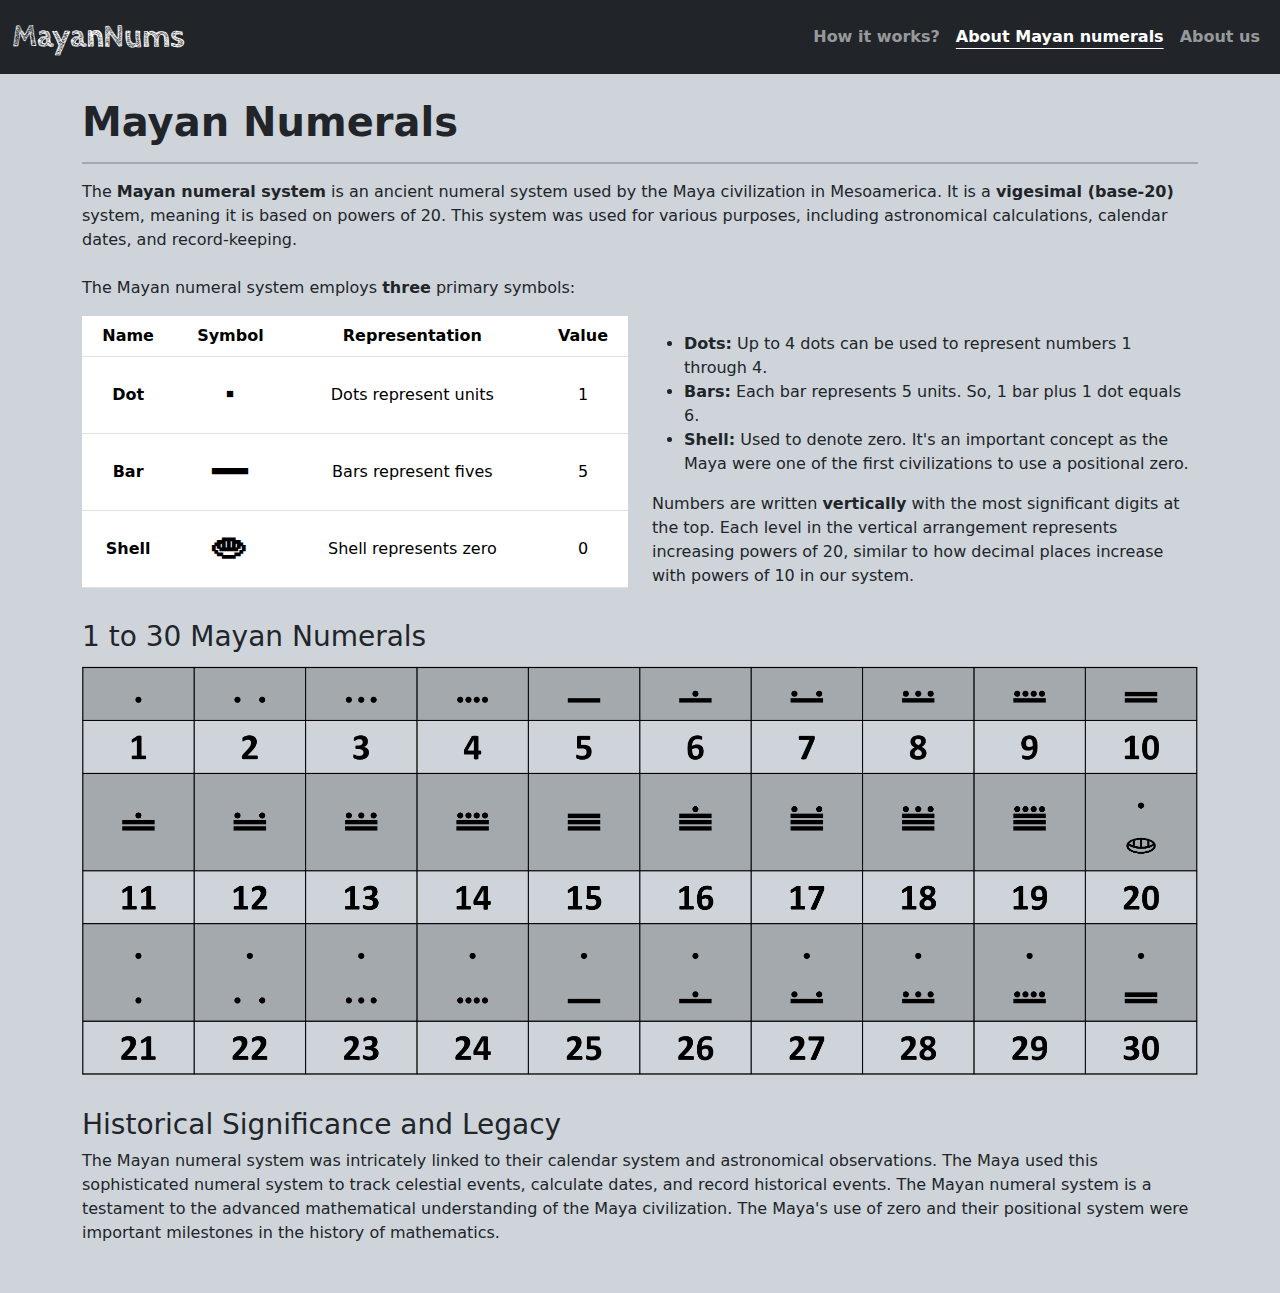
<file: other/about-mayan-numerals.html>
<!DOCTYPE html>
<html lang="en">

<head>
    <meta charset="UTF-8">
    <meta name="viewport" content="width=device-width, initial-scale=1.0">
    <title>About Mayan numerals</title>
    <link rel="shortcut icon" href="../static/favicon.ico" type="image/x-icon">
    <link rel="stylesheet" href="https://cdn.jsdelivr.net/npm/bootstrap-icons@1.11.3/font/bootstrap-icons.min.css">
    <link href="https://cdn.jsdelivr.net/npm/bootstrap@5.3.3/dist/css/bootstrap.min.css" rel="stylesheet"
        integrity="sha384-QWTKZyjpPEjISv5WaRU9OFeRpok6YctnYmDr5pNlyT2bRjXh0JMhjY6hW+ALEwIH" crossorigin="anonymous">
    <link rel="stylesheet" href="../styles.css">
</head>

<body>
    <div>
        <nav class="navbar bg-dark navbar-expand-lg mb-4" data-bs-theme="dark">
            <div class="container-fluid">
                <a class="navbar-brand fw-bolder cabin-sketch-regular fs-2" href="../index.html">MayanNums</a>
                <button class="navbar-toggler" type="button" data-bs-toggle="collapse"
                    data-bs-target="#navbar-mayannums" aria-controls="navbar-mayannums" aria-expanded="false"
                    aria-label="Toggle navigation">
                    <span class="navbar-toggler-icon"></span>
                </button>
                <div class="collapse navbar-collapse fw-semibold" id="navbar-mayannums">
                    <ul class="navbar-nav ms-auto">
                        <li class="nav-item">
                            <a class="nav-link" href="./how-it-works.html">How
                                it works?</a>
                            <!-- class="nav-link active" aria-current="page" -->
                        </li>
                        <li class="nav-item">
                            <a class="nav-link text-decoration-underline link-offset-3 active"
                                href="./about-mayan-numerals.html" aria-current="page"
                                href="other/about-mayan-numerals.html">About Mayan
                                numerals</a>
                        </li>
                        <li class="nav-item">
                            <a class="nav-link" href="./about-us.html">About us</a>
                        </li>
                    </ul>
                </div>
            </div>
        </nav>
        <div class="container">
            <div class="row">
                <div class="col">
                    <h1 class="fw-bolder">Mayan Numerals</h1>
                    <hr class="border border-dark mb-3">
                    <p>
                        The <strong>Mayan numeral system</strong> is an ancient numeral system used by the Maya
                        civilization in
                        Mesoamerica. It is a <strong>vigesimal (base-20)</strong> system, meaning it is based on powers
                        of 20. This
                        system was used for various purposes, including astronomical calculations, calendar dates, and
                        record-keeping.
                        <br>
                        <br>
                        The Mayan numeral system employs <strong>three</strong> primary symbols:
                    </p>
                    <div class="row mb-3">
                        <div class="col-md-6 col-sm-5">
                            <table class="table table-hover align-middle text-center">
                                <thead>
                                    <tr>
                                        <th scope="col">Name</th>
                                        <th scope="col">Symbol</th>
                                        <th scope="col">Representation</th>
                                        <th scope="col">Value</th>
                                    </tr>
                                </thead>
                                <tbody>
                                    <tr>
                                        <th scope="row">Dot</th>
                                        <td class="fs-1 fw-bolder noto-sans-mayan-numerals-regular">𝋡</td>
                                        <td>Dots represent units</td>
                                        <td>1</td>
                                    </tr>
                                    <tr>
                                        <th scope="row">Bar</th>
                                        <td class="fs-1 fw-bolder noto-sans-mayan-numerals-regular">𝋥</td>
                                        <td>Bars represent fives</td>
                                        <td>5</td>
                                    </tr>
                                    <tr>
                                        <th scope="row">Shell</th>
                                        <td class="fs-1 fw-bolder noto-sans-mayan-numerals-regular">𝋠</td>
                                        <td>Shell represents zero</td>
                                        <td>0</td>
                                    </tr>
                                </tbody>
                            </table>
                        </div>
                        <div class="col-md-6 col-sm-5">
                            <ul class="mt-3">
                                <li><strong>Dots:</strong> Up to 4 dots can be used to represent numbers 1 through 4.
                                </li>
                                <li><strong>Bars:</strong> Each bar represents 5 units. So, 1 bar plus 1 dot equals 6.
                                </li>
                                <li><strong>Shell:</strong> Used to denote zero. It's an important concept as the Maya
                                    were one of the
                                    first civilizations to use a positional zero.</li>
                            </ul>
                            <p>
                                Numbers are written <strong>vertically</strong> with the most significant digits at the
                                top. Each level
                                in the vertical arrangement represents increasing powers of 20, similar to how decimal
                                places increase with powers of 10 in our system.
                            </p>
                        </div>
                    </div>
                    <div class="mb-3">
                        <h3>1 to 30 Mayan Numerals</h3>
                        <img src="../static/mayan-numerals-1-to-30.png" class="img-fluid" alt="1 to 30 Mayan numerals">
                    </div>
                    <div class="mb-5">
                        <h3>Historical Significance and Legacy</h3>
                        The Mayan numeral system was intricately linked to their calendar system and astronomical
                        observations. The Maya used this sophisticated numeral system to track celestial events,
                        calculate dates, and record historical events. The Mayan numeral system is a testament to the
                        advanced mathematical understanding of the Maya civilization. The Maya's use of zero and their
                        positional system were important milestones in the history of mathematics.
                    </div>
                </div>
            </div>
        </div>
    </div>
    <script src="https://cdn.jsdelivr.net/npm/bootstrap@5.3.3/dist/js/bootstrap.bundle.min.js"
        integrity="sha384-YvpcrYf0tY3lHB60NNkmXc5s9fDVZLESaAA55NDzOxhy9GkcIdslK1eN7N6jIeHz"
        crossorigin="anonymous"></script>
</body>

</html>
</file>
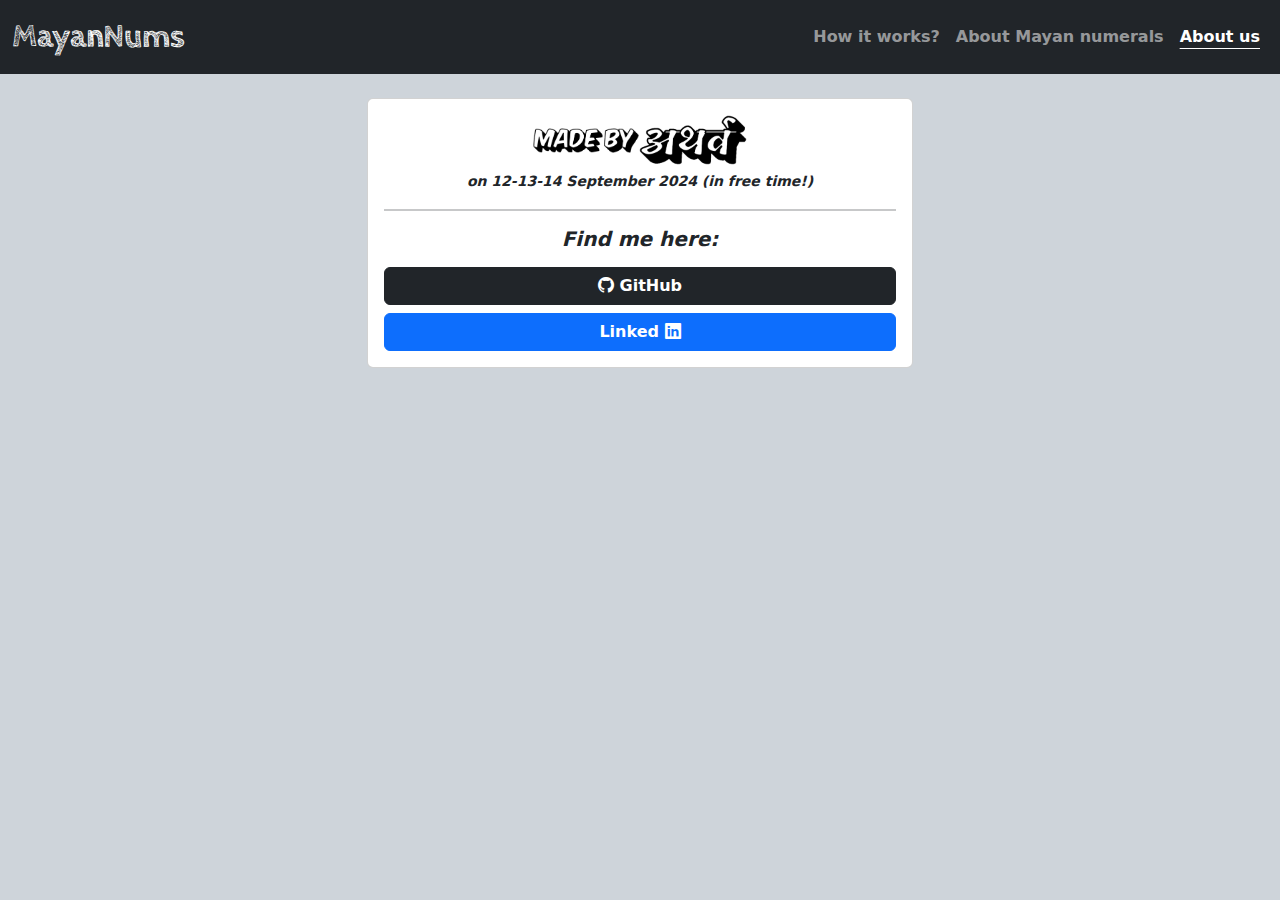
<file: other/about-us.html>
<!DOCTYPE html>
<html lang="en">

<head>
    <meta charset="UTF-8">
    <meta name="viewport" content="width=device-width, initial-scale=1.0">
    <title>About us</title>
    <link rel="shortcut icon" href="../static/favicon.ico" type="image/x-icon">
    <link rel="stylesheet" href="https://cdn.jsdelivr.net/npm/bootstrap-icons@1.11.3/font/bootstrap-icons.min.css">
    <link href="https://cdn.jsdelivr.net/npm/bootstrap@5.3.3/dist/css/bootstrap.min.css" rel="stylesheet"
        integrity="sha384-QWTKZyjpPEjISv5WaRU9OFeRpok6YctnYmDr5pNlyT2bRjXh0JMhjY6hW+ALEwIH" crossorigin="anonymous">
    <link rel="stylesheet" href="../styles.css">
</head>

<body>
    <div>
        <nav class="navbar bg-dark navbar-expand-lg mb-4" data-bs-theme="dark">
            <div class="container-fluid">
                <a class="navbar-brand fw-bolder cabin-sketch-regular fs-2" href="../index.html">MayanNums</a>
                <button class="navbar-toggler" type="button" data-bs-toggle="collapse"
                    data-bs-target="#navbar-mayannums" aria-controls="navbar-mayannums" aria-expanded="false"
                    aria-label="Toggle navigation">
                    <span class="navbar-toggler-icon"></span>
                </button>
                <div class="collapse navbar-collapse fw-semibold" id="navbar-mayannums">
                    <ul class="navbar-nav ms-auto">
                        <li class="nav-item">
                            <a class="nav-link" href="./how-it-works.html">How
                                it works?</a>
                            <!-- class="nav-link active" aria-current="page" -->
                        </li>
                        <li class="nav-item">
                            <a class="nav-link" href="./about-mayan-numerals.html">About Mayan
                                numerals</a>
                        </li>
                        <li class="nav-item">
                            <a class="nav-link text-decoration-underline link-offset-3 active" href="./about-us.html"
                                aria-current="page">About us</a>
                        </li>
                    </ul>
                </div>
            </div>
        </nav>
        <div class="container">
            <div class="row">
                <div class="col">
                </div>
                <div class="col-sm-10 col-md-6">
                    <div class="card">
                        <div class="card-body">
                            <div class="d-flex justify-content-center align-items-center">
                                <img src="../static/made-by.png" height="25" alt="made-by">
                                <img src="../static/name.png" height="50" alt="name">
                            </div>
                            <p class="text-center fw-semibold fst-italic mt-1"><small>on 12-13-14 September 2024 (in
                                    free time!)</small></p>
                            <hr class="border border-dark">
                            <h5 class="text-center fw-bold mb-3 fst-italic">Find me here:</h5>
                            <div class="d-grid gap-2">
                                <a href="https://github.com/atharvsuryavanshi" target="_blank"
                                    class="btn btn-dark fw-bolder"><i class="bi bi-github"></i> GitHub</a>
                                <a href="https://www.linkedin.com/in/atharv-suryavanshi/" target="_blank"
                                    class="btn btn-primary fw-bolder">Linked <i class="bi bi-linkedin"></i></a>
                            </div>
                        </div>
                    </div>
                </div>
                <div class="col">
                </div>
            </div>
        </div>
    </div>
    <script src="https://cdn.jsdelivr.net/npm/bootstrap@5.3.3/dist/js/bootstrap.bundle.min.js"
        integrity="sha384-YvpcrYf0tY3lHB60NNkmXc5s9fDVZLESaAA55NDzOxhy9GkcIdslK1eN7N6jIeHz"
        crossorigin="anonymous"></script>
</body>

</html>
</file>
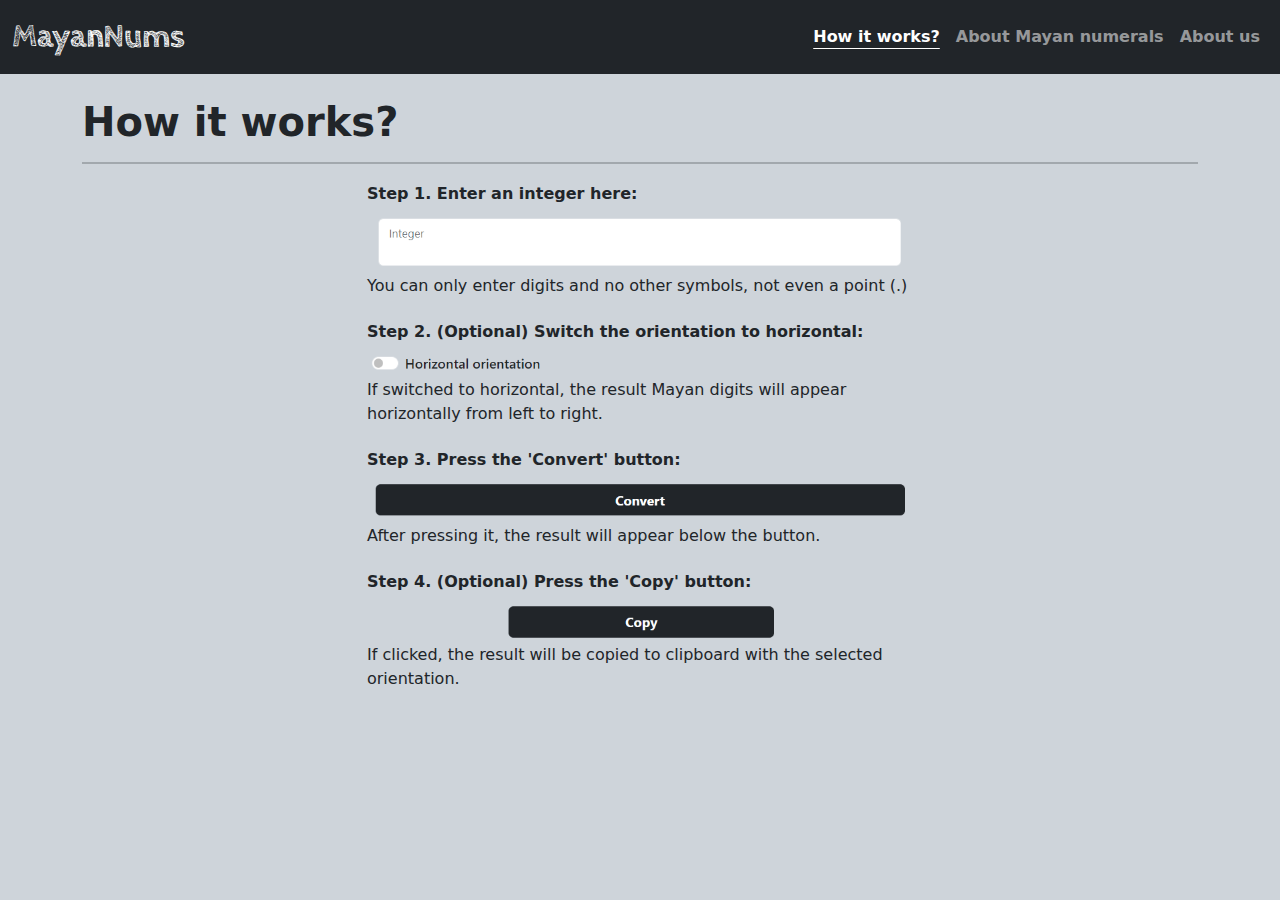
<file: other/how-it-works.html>
<!DOCTYPE html>
<html lang="en">

<head>
    <meta charset="UTF-8">
    <meta name="viewport" content="width=device-width, initial-scale=1.0">
    <title>How it works</title>
    <link rel="shortcut icon" href="../static/favicon.ico" type="image/x-icon">
    <link href="https://cdn.jsdelivr.net/npm/bootstrap@5.3.3/dist/css/bootstrap.min.css" rel="stylesheet"
        integrity="sha384-QWTKZyjpPEjISv5WaRU9OFeRpok6YctnYmDr5pNlyT2bRjXh0JMhjY6hW+ALEwIH" crossorigin="anonymous">
    <link rel="stylesheet" href="../styles.css">
</head>

<body>
    <div>
        <nav class="navbar bg-dark navbar-expand-lg mb-4" data-bs-theme="dark">
            <div class="container-fluid">
                <a class="navbar-brand fw-bolder cabin-sketch-regular fs-2" href="../index.html">MayanNums</a>
                <button class="navbar-toggler" type="button" data-bs-toggle="collapse"
                    data-bs-target="#navbar-mayannums" aria-controls="navbar-mayannums" aria-expanded="false"
                    aria-label="Toggle navigation">
                    <span class="navbar-toggler-icon"></span>
                </button>
                <div class="collapse navbar-collapse fw-semibold" id="navbar-mayannums">
                    <ul class="navbar-nav ms-auto">
                        <li class="nav-item">
                            <a class="nav-link text-decoration-underline link-offset-3 active"
                                href="./how-it-works.html" aria-current="page">How
                                it works?</a>
                            <!-- class="nav-link active" aria-current="page" -->
                        </li>
                        <li class="nav-item">
                            <a class="nav-link" href="./about-mayan-numerals.html"
                                href="other/about-mayan-numerals.html">About Mayan
                                numerals</a>
                        </li>
                        <li class="nav-item">
                            <a class="nav-link" href="./about-us.html">About us</a>
                        </li>
                    </ul>
                </div>
            </div>
        </nav>
        <div class="container">
            <div class="row">
                <div class="col">
                    <h1 class="fw-bolder">How it works?</h1>
                    <hr class="border border-dark mb-3">
                </div>
            </div>
            <div class="row">
                <div class="col">
                </div>
                <div class="col-sm-10 col-md-6">
                    <h6 class="fw-bolder mt-1">Step 1. Enter an integer here:</h6>
                    <img src="../static/input-decimal.png" class="img-fluid" alt="input-decimal">
                    <p>You can only enter digits and no other symbols, not even a point (.)</p>
                    <h6 class="fw-bolder mt-4">Step 2. (Optional) Switch the orientation to horizontal:</h6>
                    <img src="../static/input-switch-horizontal.png" class="img-fluid" alt="input-switch-horizontal">
                    <p>If switched to horizontal, the result Mayan digits will appear horizontally from left to right.
                    </p>
                    <h6 class="fw-bolder mt-4">Step 3. Press the 'Convert' button:</h6>
                    <img src="../static/button-convert.png" class="img-fluid" alt="button-convert">
                    <p>After pressing it, the result will appear below the button.</p>
                    <h6 class="fw-bolder mt-4">Step 4. (Optional) Press the 'Copy' button:</h6>
                    <img src="../static/button-copy.png" class="img-fluid" alt="input-switch-horizontal">
                    <p>If clicked, the result will be copied to clipboard with the selected orientation.</p>
                </div>
                <div class="col">
                </div>
            </div>
        </div>
    </div>
    <script src="https://cdn.jsdelivr.net/npm/bootstrap@5.3.3/dist/js/bootstrap.bundle.min.js"
        integrity="sha384-YvpcrYf0tY3lHB60NNkmXc5s9fDVZLESaAA55NDzOxhy9GkcIdslK1eN7N6jIeHz"
        crossorigin="anonymous"></script>
</body>

</html>
</file>
<file: styles.css>
@import url('https://fonts.googleapis.com/css2?family=Cabin+Sketch:wght@400;700&display=swap');

::-webkit-scrollbar {
    width: 12px;
    height: 12px;
}

::-webkit-scrollbar-track {
    background: var(--bs-light);
    /* border-radius: 10px; */
}

::-webkit-scrollbar-thumb {
    background: var(--bs-dark);
    /* border-radius: 10px; */
}

::-webkit-scrollbar-thumb:hover {
    background: var(--bs-secondary);
}

body {
    background-color: var(--bs-dark-bg-subtle);
}

.form-control:focus {
    box-shadow: none;
    border-color: var(--bs-dark);
    background-color: var(--bs-tertiary-bg);
}

.form-check-input:checked {
    background-color: var(--bs-dark);
    border-color: var(--bs-dark);
}

.form-check-input:focus {
    border-color: var(--bs-dark);
    box-shadow: none;
}

.form-check-input:focus {
    background-image: url("data:image/svg+xml,%3csvg xmlns='http://www.w3.org/2000/svg' viewBox='-4 -4 8 8'%3e%3ccircle r='3' fill='%23ADB5BD'/%3e%3c/svg%3e");
}

.form-check-input:focus:checked {
    background-image: url("data:image/svg+xml,%3csvg xmlns='http://www.w3.org/2000/svg' viewBox='-4 -4 8 8'%3e%3ccircle r='3' fill='%23FFFFFF'/%3e%3c/svg%3e");
}

textarea {
    resize: none;
}

.noto-sans-mayan-numerals-regular {
    font-family: "Noto Sans Mayan Numerals", sans-serif;
    font-weight: 400;
    font-style: normal;
}

.cabin-sketch-regular {
    font-family: "Cabin Sketch", sans-serif;
    font-weight: 400;
    font-style: normal;
}

.c-h-75 {
    height: 75px;
}

.c-h-250 {
    height: 250px;
}

.c-line-h-0p9 {
    line-height: 0.9;
}

.c-hidden {
    display: none;
}
</file>
